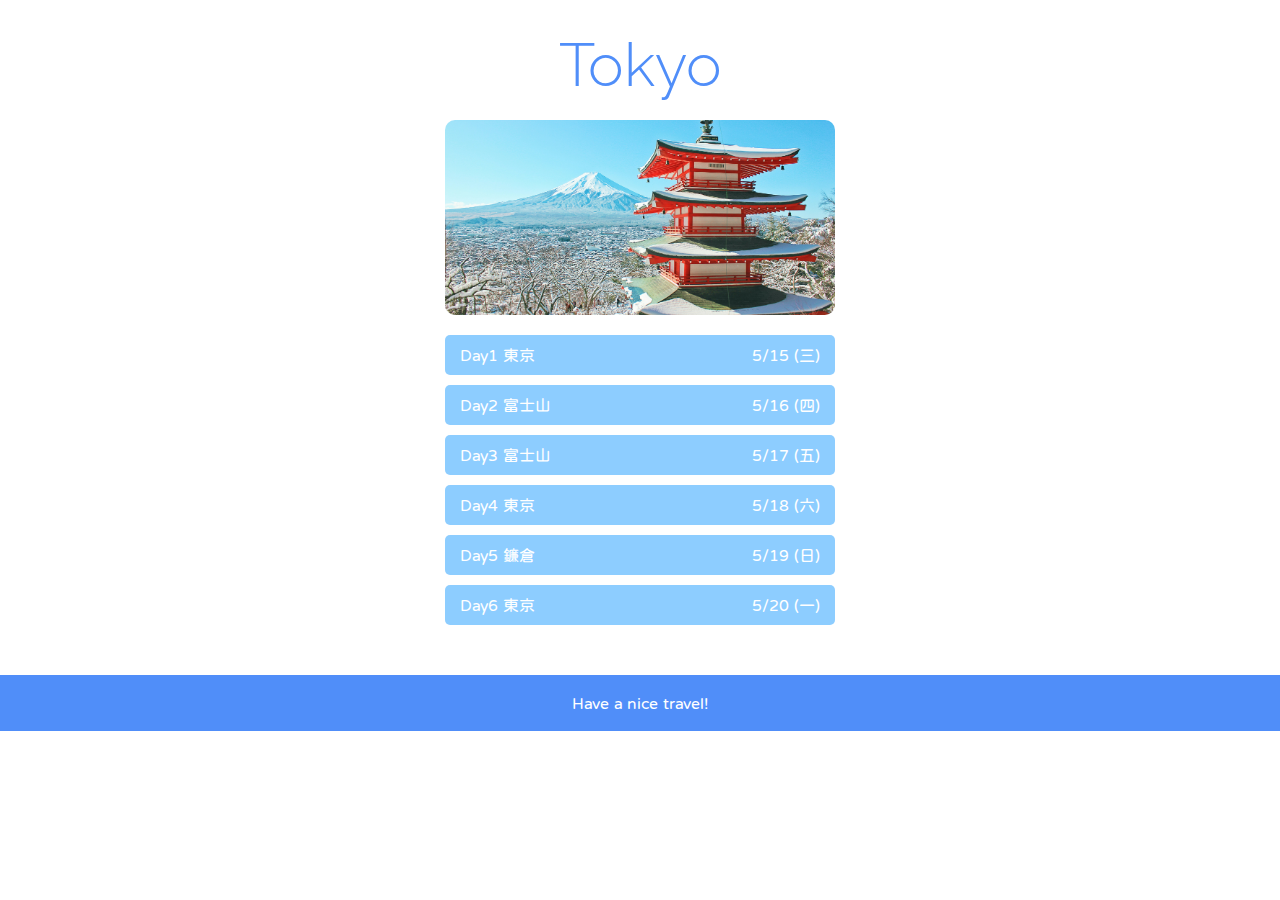
<file: index.html>
<!DOCTYPE html>
<html lang="en">
  <head>
    <meta charset="UTF-8" />
    <meta name="viewport" content="width=device-width, initial-scale=1, shrink-to-fit=no" />

    <!-- fb-share -->
    <meta property="og:url" content="http://design-demo.sien.com.tw/newtest/index.html" />
    <meta property="og:type" content="website" />
    <meta property="og:title" content="東京自由行" />
    <meta property="og:description" content="東京自由行旅遊書" />
    <meta property="og:image" content="http://design-demo.sien.com.tw/newtest/img/08.jpg" />

    <!-- title -->
    <title>東京自由行</title>
    <link rel="shortcut icon" href="img/icon.png" type="image/x-icon" />
    <!-- font-link -->
    <link
      href="https://fonts.googleapis.com/css2?family=Noto+Sans+TC:wght@100;300;500;700&display=swap"
      rel="stylesheet"
    />

    <link
      href="https://fonts.googleapis.com/css2?family=Raleway:wght@100;300;500;700;900&display=swap"
      rel="stylesheet"
    />

    <!-- Css link -->
    <link rel="stylesheet" href="style/style.css" />
  </head>

  <body>
    <div class="innerWrap">
      <h1 class="home_title">Tokyo</h1>
      <div class="top_img">
        <img src="img/pic01.jpg" alt="" />
      </div>
      <div class="link">
        <a href="day01.html"><span>Day1 東京</span><span>5/15 (三)</span></a>
        <a href="day02.html"><span>Day2 富士山</span><span>5/16 (四)</span></a>
        <a href="day03.html"><span>Day3 富士山</span><span>5/17 (五)</span></a>
        <a href="day04.html"><span>Day4 東京</span><span>5/18 (六)</span></a>
        <a href="day05.html"><span>Day5 鐮倉</span><span>5/19 (日)</span></a>
        <a href="day06.html"><span>Day6 東京</span><span>5/20 (一)</span></a>
      </div>
    </div>

    <footer>Have a nice travel!</footer>

    <!-- js link -->
    <script type="text/javascript" src="js/jquery-3.5.1.min.js"></script>

    <!-- scrollBar -->
    <script type="text/javascript" src="js/jquery-1.11.0.min.js"></script>

    <script type="text/javascript" src="js/javascript.js"></script>
  </body>
</html>
</file>
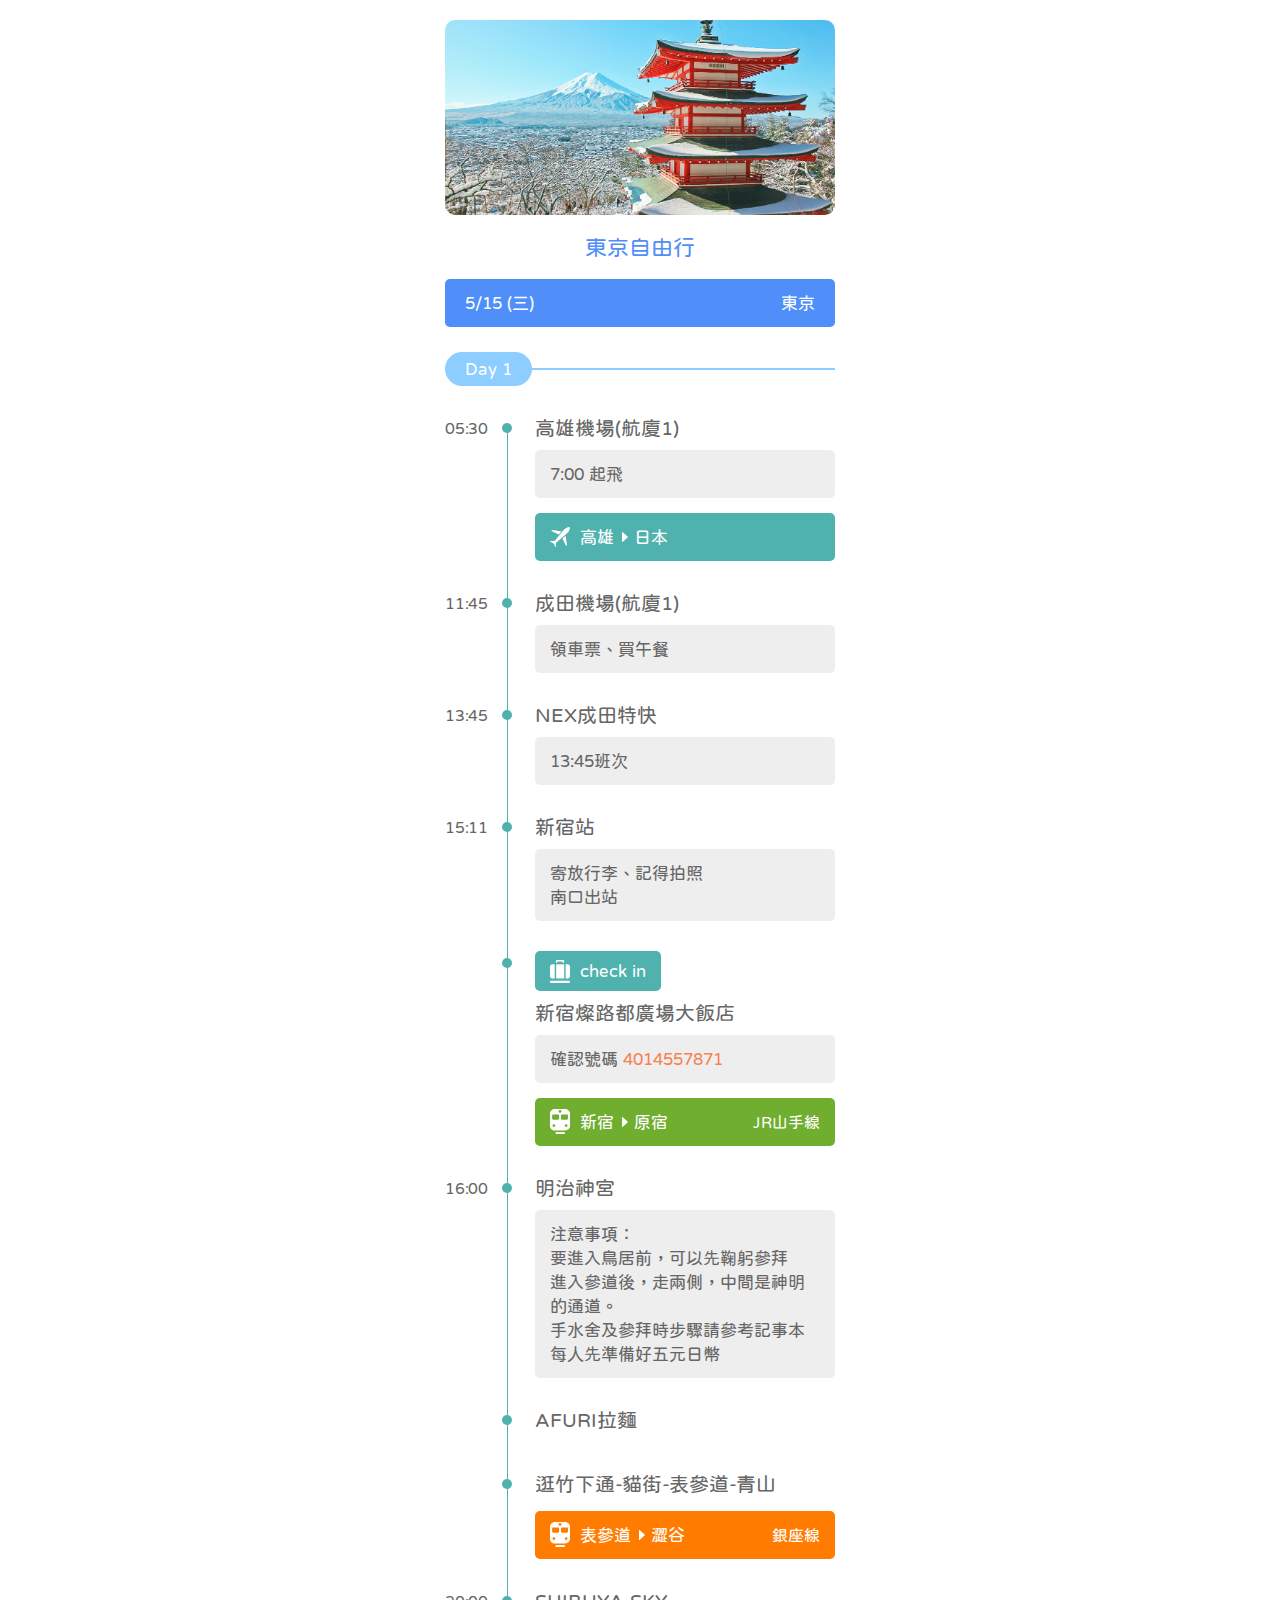
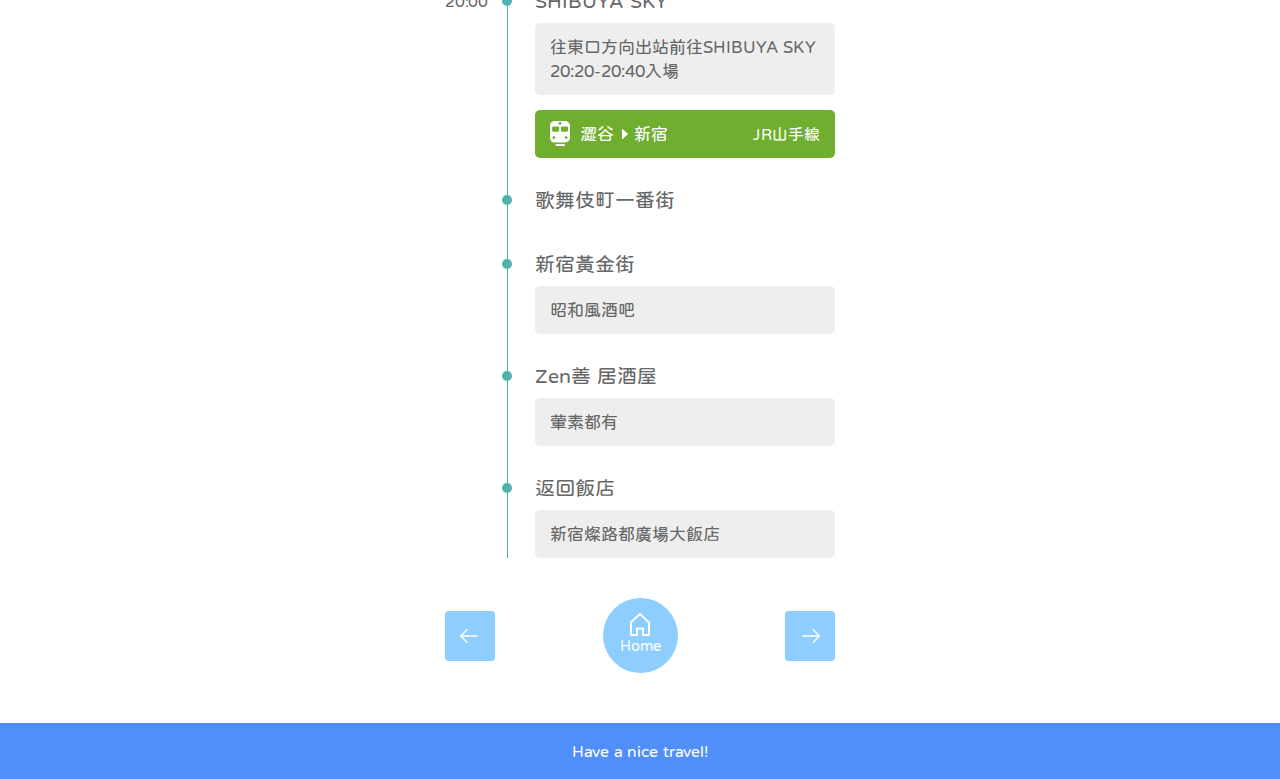
<file: day01.html>
<!DOCTYPE html>
<html lang="en">
  <head>
    <meta charset="UTF-8" />
    <meta name="viewport" content="width=device-width, initial-scale=1, shrink-to-fit=no" />

    <!-- fb-share -->
    <meta property="og:url" content="http://design-demo.sien.com.tw/newtest/index.html" />
    <meta property="og:type" content="website" />
    <meta property="og:title" content="東京自由行" />
    <meta property="og:description" content="東京自由行旅遊書" />
    <meta property="og:image" content="http://design-demo.sien.com.tw/newtest/img/08.jpg" />

    <!-- title -->
    <title>東京自由行</title>
    <link rel="shortcut icon" href="img/icon.png" type="image/x-icon" />

    <!-- font-link -->
    <link
      href="https://fonts.googleapis.com/css2?family=Noto+Sans+TC:wght@100;300;500;700&display=swap"
      rel="stylesheet"
    />

    <!-- Css link -->
    <link rel="stylesheet" href="style/style.css" />
  </head>

  <body>
    <div class="innerWrap">
      <div class="top_img">
        <img src="img/pic01.jpg" alt="" />
      </div>
      <h1>東京自由行</h1>
      <div class="travel_title">
        <p>5/15 (三)</p>
        <p>東京</p>
      </div>
      <div class="day">
        <h5>Day 1</h5>
      </div>
      <div class="timeline day01"></div>

      <div class="bottom_btn">
        <a href="day06.html" class="last_btn"></a>

        <a href="index.html" class="home_btn"></a>
        <a href="day02.html" class="next_btn"></a>
      </div>
    </div>

    <footer>Have a nice travel!</footer>

    <!-- js link -->
    <script type="text/javascript" src="js/jquery-3.5.1.min.js"></script>

    <!-- scrollBar -->
    <script type="text/javascript" src="js/jquery-1.11.0.min.js"></script>

    <script type="text/javascript" src="js/javascript.js"></script>
  </body>
</html>
</file>
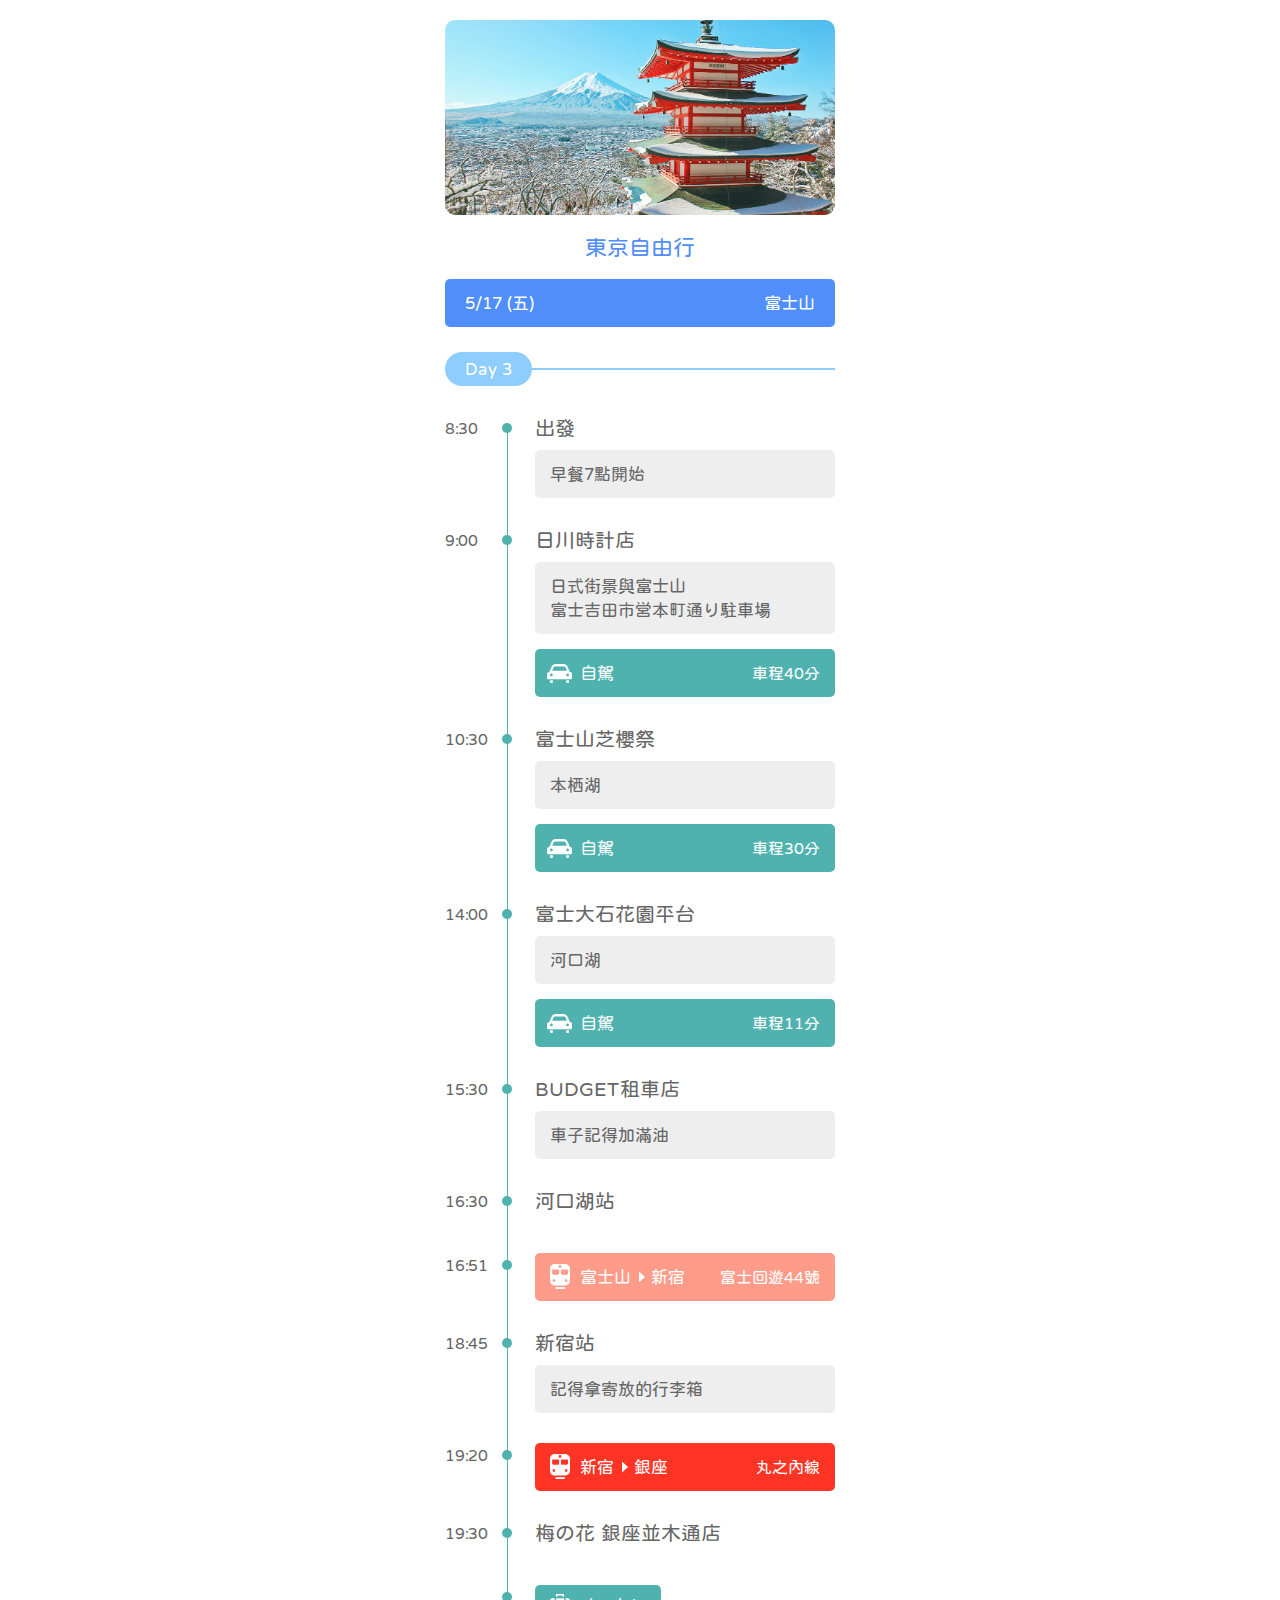
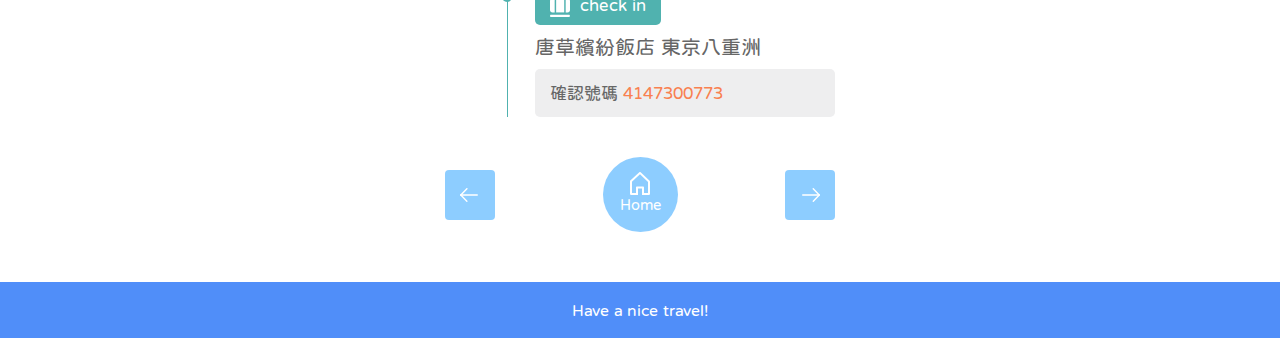
<file: day03.html>
<!DOCTYPE html>
<html lang="en">
  <head>
    <meta charset="UTF-8" />
    <meta name="viewport" content="width=device-width, initial-scale=1, shrink-to-fit=no" />

    <!-- fb-share -->
    <meta property="og:url" content="http://design-demo.sien.com.tw/newtest/index.html" />
    <meta property="og:type" content="website" />
    <meta property="og:title" content="東京自由行" />
    <meta property="og:description" content="東京自由行旅遊書" />
    <meta property="og:image" content="http://design-demo.sien.com.tw/newtest/img/08.jpg" />

    <!-- title -->
    <title>東京自由行</title>
    <link rel="shortcut icon" href="img/icon.png" type="image/x-icon" />
    <!-- font-link -->
    <link
      href="https://fonts.googleapis.com/css2?family=Noto+Sans+TC:wght@100;300;500;700&display=swap"
      rel="stylesheet"
    />

    <!-- Css link -->
    <link rel="stylesheet" href="style/style.css" />
  </head>

  <body>
    <div class="innerWrap">
      <div class="top_img">
        <img src="img/pic01.jpg" alt="" />
      </div>
      <h1>東京自由行</h1>
      <div class="travel_title">
        <p>5/17 (五)</p>
        <p>富士山</p>
      </div>
      <div class="day">
        <h5>Day 3</h5>
      </div>
      <div class="timeline day03"></div>
      <div class="bottom_btn">
        <a href="day02.html" class="last_btn"></a>

        <a href="index.html" class="home_btn"></a>
        <a href="day04.html" class="next_btn"></a>
      </div>
    </div>

    <footer>Have a nice travel!</footer>

    <!-- js link -->
    <script type="text/javascript" src="js/jquery-3.5.1.min.js"></script>

    <!-- scrollBar -->
    <script type="text/javascript" src="js/jquery-1.11.0.min.js"></script>

    <script type="text/javascript" src="js/javascript.js"></script>
  </body>
</html>
</file>
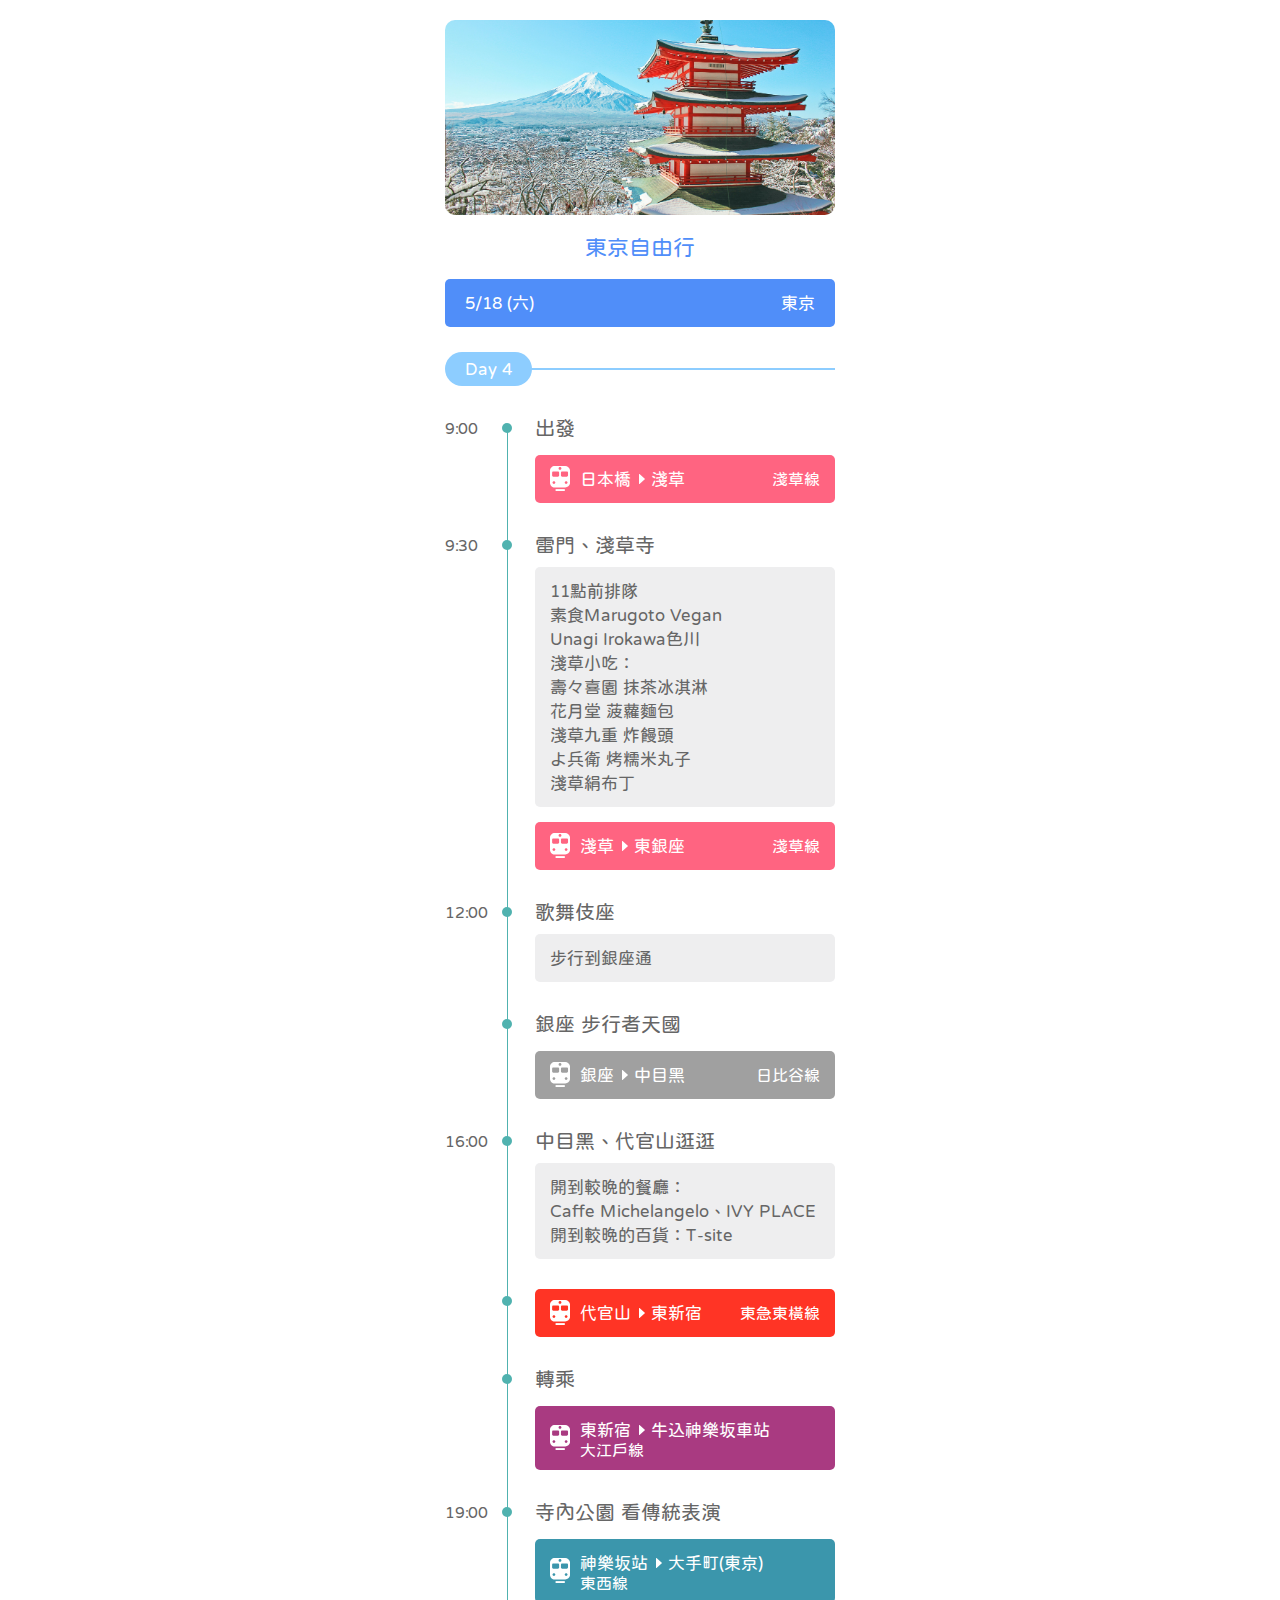
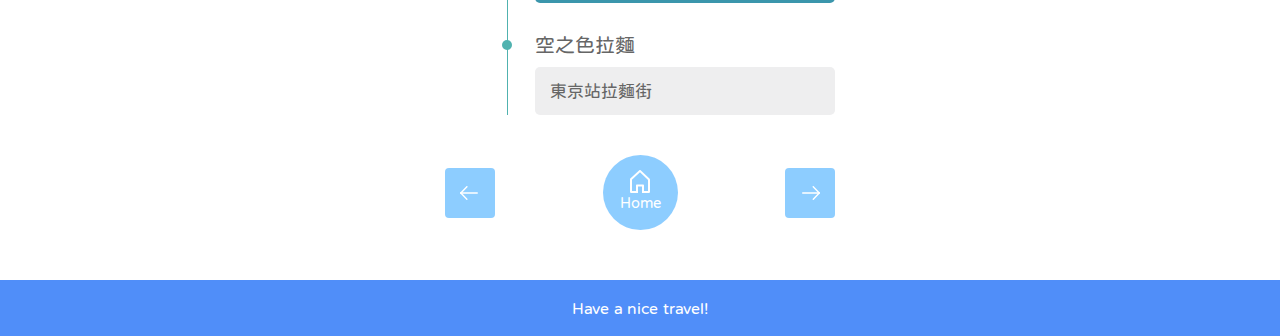
<file: day04.html>
<!DOCTYPE html>
<html lang="en">
  <head>
    <meta charset="UTF-8" />
    <meta name="viewport" content="width=device-width, initial-scale=1, shrink-to-fit=no" />

    <!-- fb-share -->
    <meta property="og:url" content="http://design-demo.sien.com.tw/newtest/index.html" />
    <meta property="og:type" content="website" />
    <meta property="og:title" content="東京自由行" />
    <meta property="og:description" content="東京自由行旅遊書" />
    <meta property="og:image" content="http://design-demo.sien.com.tw/newtest/img/08.jpg" />

    <!-- title -->
    <title>東京自由行</title>
    <link rel="shortcut icon" href="img/icon.png" type="image/x-icon" />
    <!-- font-link -->
    <link
      href="https://fonts.googleapis.com/css2?family=Noto+Sans+TC:wght@100;300;500;700&display=swap"
      rel="stylesheet"
    />

    <!-- Css link -->
    <link rel="stylesheet" href="style/style.css" />
  </head>

  <body>
    <div class="innerWrap">
      <div class="top_img">
        <img src="img/pic01.jpg" alt="" />
      </div>
      <h1>東京自由行</h1>
      <div class="travel_title">
        <p>5/18 (六)</p>
        <p>東京</p>
      </div>
      <div class="day">
        <h5>Day 4</h5>
      </div>
      <div class="timeline day04"></div>
      <div class="bottom_btn">
        <a href="day03.html" class="last_btn"></a>

        <a href="index.html" class="home_btn"></a>
        <a href="day05.html" class="next_btn"></a>
      </div>
    </div>

    <footer>Have a nice travel!</footer>

    <!-- js link -->
    <script type="text/javascript" src="js/jquery-3.5.1.min.js"></script>

    <!-- scrollBar -->
    <script type="text/javascript" src="js/jquery-1.11.0.min.js"></script>

    <script type="text/javascript" src="js/javascript.js"></script>
  </body>
</html>
</file>
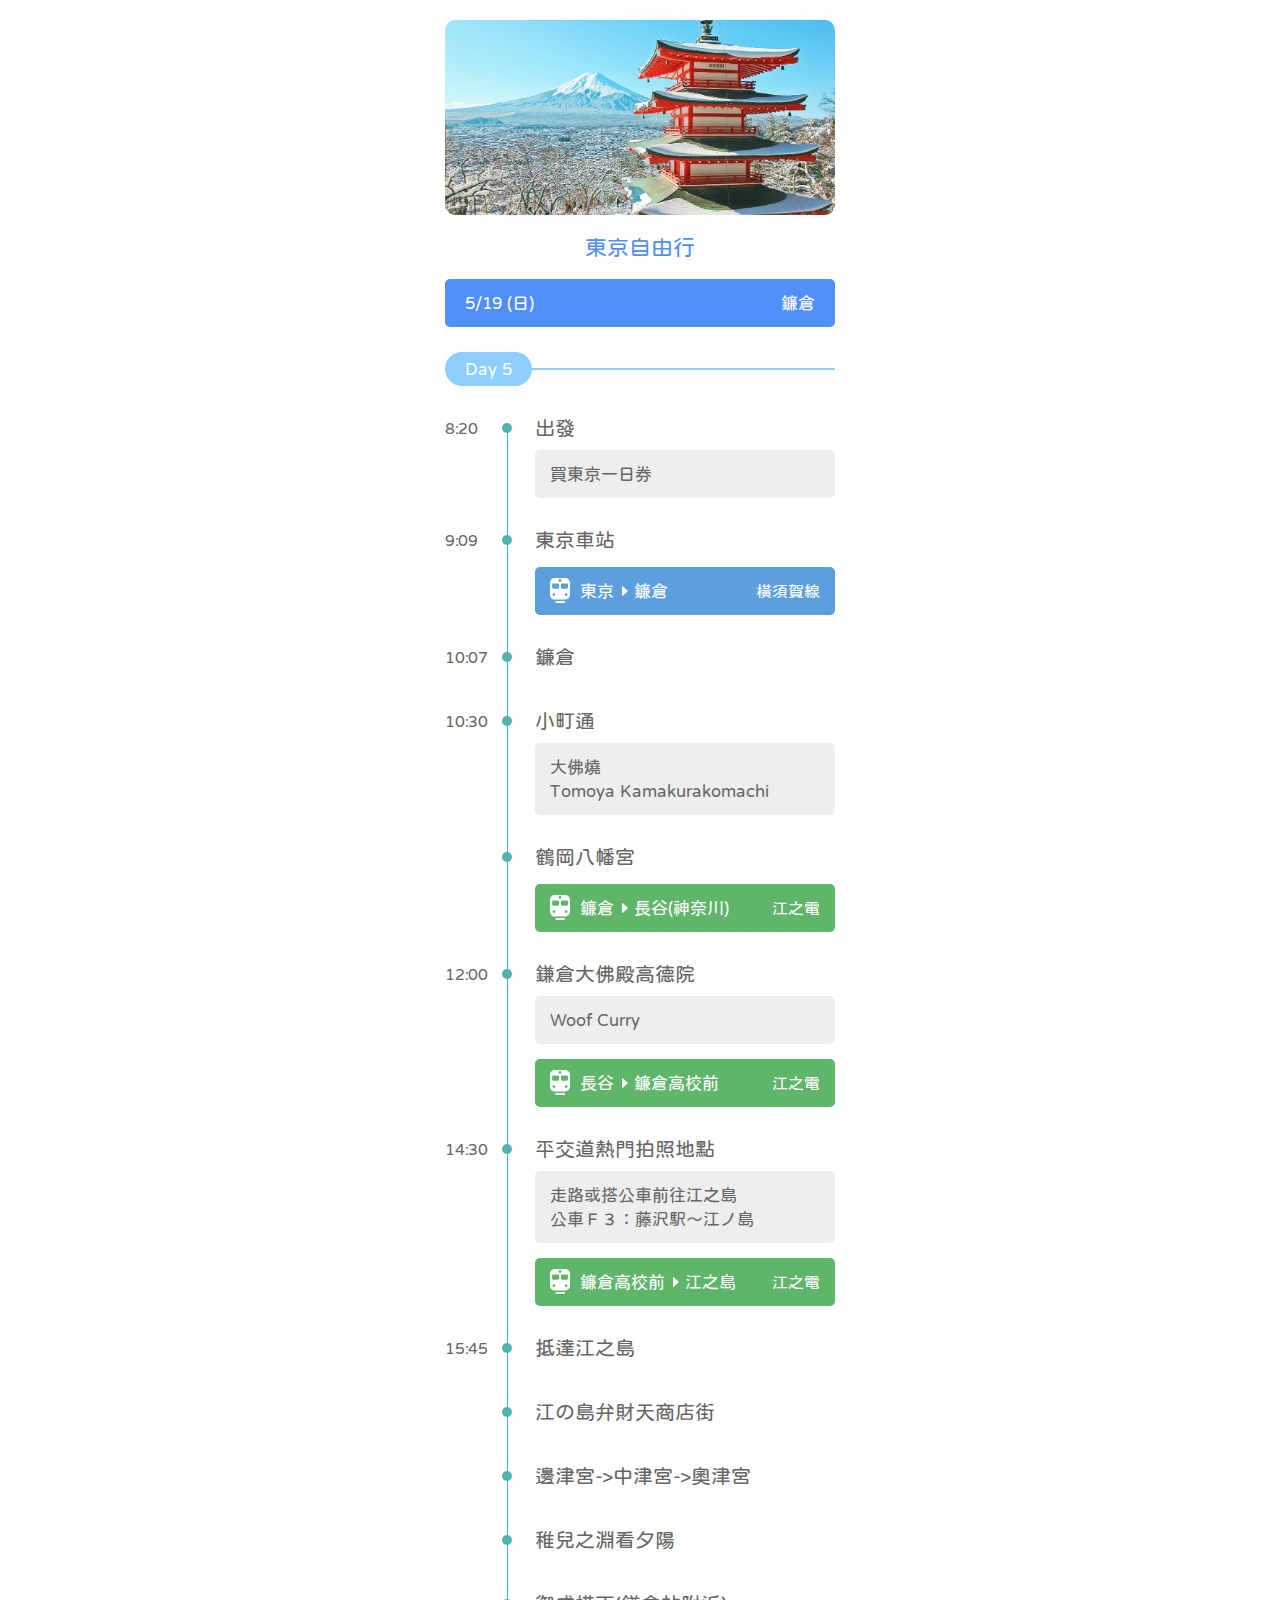
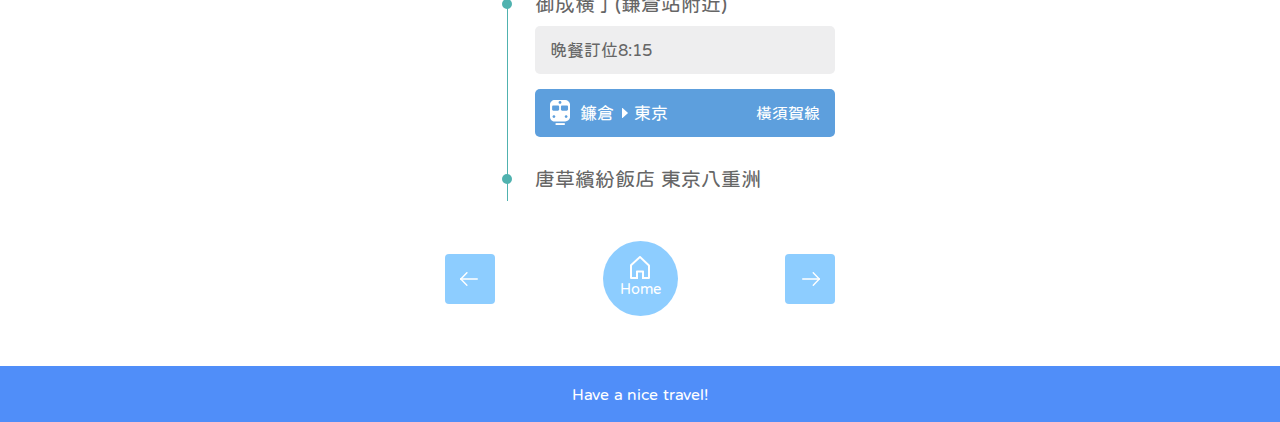
<file: day05.html>
<!DOCTYPE html>
<html lang="en">
  <head>
    <meta charset="UTF-8" />
    <meta name="viewport" content="width=device-width, initial-scale=1, shrink-to-fit=no" />

    <!-- fb-share -->
    <meta property="og:url" content="http://design-demo.sien.com.tw/newtest/index.html" />
    <meta property="og:type" content="website" />
    <meta property="og:title" content="東京自由行" />
    <meta property="og:description" content="東京自由行旅遊書" />
    <meta property="og:image" content="http://design-demo.sien.com.tw/newtest/img/08.jpg" />

    <!-- title -->
    <title>東京自由行</title>
    <link rel="shortcut icon" href="img/icon.png" type="image/x-icon" />
    <!-- font-link -->
    <link
      href="https://fonts.googleapis.com/css2?family=Noto+Sans+TC:wght@100;300;500;700&display=swap"
      rel="stylesheet"
    />

    <!-- Css link -->
    <link rel="stylesheet" href="style/style.css" />
  </head>

  <body>
    <div class="innerWrap">
      <div class="top_img">
        <img src="img/pic01.jpg" alt="" />
      </div>
      <h1>東京自由行</h1>
      <div class="travel_title">
        <p>5/19 (日)</p>
        <p>鐮倉</p>
      </div>
      <div class="day">
        <h5>Day 5</h5>
      </div>
      <div class="timeline day05"></div>
      <div class="bottom_btn">
        <a href="day04.html" class="last_btn"></a>

        <a href="index.html" class="home_btn"></a>
        <a href="day06.html" class="next_btn"></a>
      </div>
    </div>

    <footer>Have a nice travel!</footer>

    <!-- js link -->
    <script type="text/javascript" src="js/jquery-3.5.1.min.js"></script>

    <!-- scrollBar -->
    <script type="text/javascript" src="js/jquery-1.11.0.min.js"></script>

    <script type="text/javascript" src="js/javascript.js"></script>
  </body>
</html>
</file>
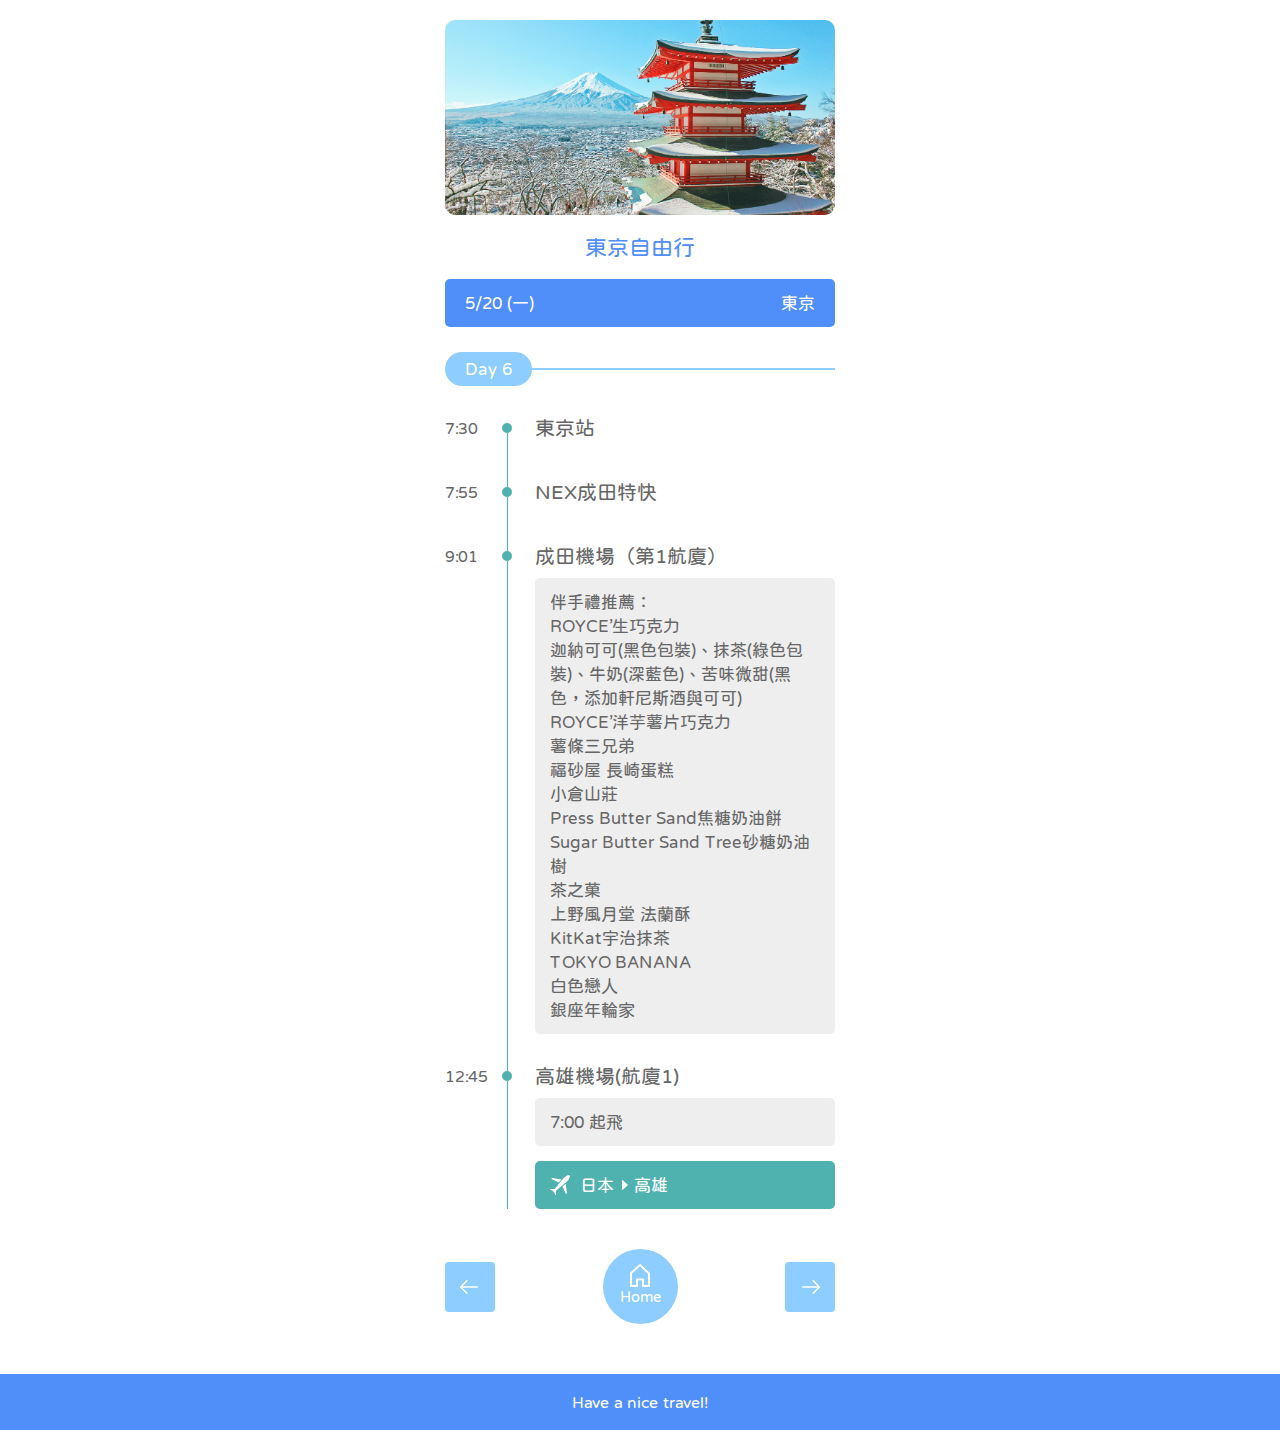
<file: day06.html>
<!DOCTYPE html>
<html lang="en">
  <head>
    <meta charset="UTF-8" />
    <meta name="viewport" content="width=device-width, initial-scale=1, shrink-to-fit=no" />

    <!-- fb-share -->
    <meta property="og:url" content="http://design-demo.sien.com.tw/newtest/index.html" />
    <meta property="og:type" content="website" />
    <meta property="og:title" content="東京自由行" />
    <meta property="og:description" content="東京自由行旅遊書" />
    <meta property="og:image" content="http://design-demo.sien.com.tw/newtest/img/08.jpg" />

    <!-- title -->
    <title>東京自由行</title>
    <link rel="shortcut icon" href="img/icon.png" type="image/x-icon" />
    <!-- font-link -->
    <link
      href="https://fonts.googleapis.com/css2?family=Noto+Sans+TC:wght@100;300;500;700&display=swap"
      rel="stylesheet"
    />

    <!-- Css link -->
    <link rel="stylesheet" href="style/style.css" />
  </head>

  <body>
    <div class="innerWrap">
      <div class="top_img">
        <img src="img/pic01.jpg" alt="" />
      </div>
      <h1>東京自由行</h1>
      <div class="travel_title">
        <p>5/20 (一)</p>
        <p>東京</p>
      </div>
      <div class="day">
        <h5>Day 6</h5>
      </div>
      <div class="timeline day06"></div>
      <div class="bottom_btn">
        <a href="day05.html" class="last_btn"></a>

        <a href="index.html" class="home_btn"></a>
        <a href="day01.html" class="next_btn"></a>
      </div>
    </div>

    <footer>Have a nice travel!</footer>

    <!-- js link -->
    <script type="text/javascript" src="js/jquery-3.5.1.min.js"></script>

    <!-- scrollBar -->
    <script type="text/javascript" src="js/jquery-1.11.0.min.js"></script>

    <script type="text/javascript" src="js/javascript.js"></script>
  </body>
</html>
</file>
<file: style/style.css>
@font-face {
  font-family: "openhuninn";
  src: url("../font/openhuninn.woff") format("woff"), url("../font/openhuninn.ttf") format("truetype");
}
@font-face {
  font-family: "GenSenMaru";
  src: url("../font/GenSenMaru.woff") format("woff"), url("../font/GenSenMaru.ttf") format("truetype");
}
* {
  font-family: "openhuninn", "GenSenMaru", "Noto Sans TC", sans-serif;
  font-weight: 300;
  -webkit-box-sizing: border-box;
          box-sizing: border-box;
}

.checkIn, .transportation, .timeline_info h5, .link a {
  padding: 12px 15px;
  border-radius: 5px;
}

h1,
h2,
h3,
h4,
h5,
h6,
p {
  margin: 0;
  padding: 0;
  font-size: 17px;
  color: #666;
  line-height: 24px;
}

html,
body {
  width: 100%;
  padding: 0;
  margin: 0;
}

.innerWrap {
  width: 390px;
  margin: 0 auto;
}

a {
  text-decoration: none;
  display: inline-block;
}

a img,
div img {
  width: 100%;
  vertical-align: middle;
}

div {
  -webkit-box-sizing: border-box;
          box-sizing: border-box;
  /*display: inline-block;*/
}

footer {
  width: 100%;
  padding: 20px;
  text-align: center;
  background-color: #508ef9;
  color: #fff;
  display: -webkit-box;
  display: -ms-flexbox;
  display: flex;
  -webkit-box-pack: center;
      -ms-flex-pack: center;
          justify-content: center;
  -webkit-box-align: center;
      -ms-flex-align: center;
          align-items: center;
  margin-top: 50px;
}

.link {
  display: -webkit-box;
  display: -ms-flexbox;
  display: flex;
  -webkit-box-orient: vertical;
  -webkit-box-direction: normal;
      -ms-flex-direction: column;
          flex-direction: column;
  -webkit-box-align: center;
      -ms-flex-align: center;
          align-items: center;
}
.link a {
  display: -webkit-box;
  display: -ms-flexbox;
  display: flex;
  -webkit-box-pack: justify;
      -ms-flex-pack: justify;
          justify-content: space-between;
  width: 100%;
  text-align: center;
  background-color: #8dcdff;
  color: #fff;
}
.link a + a {
  margin-top: 10px;
}

.top_img {
  padding-top: 50%;
  position: relative;
  overflow: hidden;
  border-radius: 10px;
  margin-top: 20px;
  margin-bottom: 20px;
}

.top_img img {
  position: absolute;
  top: 0;
  left: 0;
  width: 100%;
  height: 100%;
  -o-object-fit: cover;
     object-fit: cover;
}

h1 {
  color: #508ef9;
  margin-bottom: 20px;
  text-align: center;
  font-size: 22px;
}

h1.home_title {
  margin-top: 30px;
  font-family: "Raleway";
  font-size: 60px;
  line-height: initial;
  color: #508ef9;
}

.day {
  position: relative;
}
.day h5 {
  display: inline-block;
  border-radius: 999em;
  padding: 5px 20px;
  background-color: #8dcdff;
  color: #fff;
}
.day::before {
  content: "";
  height: 2px;
  width: calc(100% - 85px);
  background-color: #8dcdff;
  position: absolute;
  right: 0;
  top: 50%;
  -webkit-transform: translateY(-50%);
          transform: translateY(-50%);
}

.travel_title {
  padding: 12px 20px;
  border-radius: 5px;
  margin-bottom: 25px;
  background-color: #508ef9;
  display: -webkit-box;
  display: -ms-flexbox;
  display: flex;
  -webkit-box-pack: justify;
      -ms-flex-pack: justify;
          justify-content: space-between;
}
.travel_title p {
  color: #fff;
}

.timeline {
  margin-top: 30px;
  position: relative;
}
.timeline::before {
  content: "";
  width: 1px;
  height: calc(100% - 10px);
  background-color: #50b2af;
  position: absolute;
  left: 62px;
  top: 10px;
}

.timeline_item {
  display: -webkit-box;
  display: -ms-flexbox;
  display: flex;
  -webkit-box-align: start;
      -ms-flex-align: start;
          align-items: flex-start;
}
.timeline_item + .timeline_item {
  margin-top: 30px;
}

.timeline_time {
  font-size: 16px;
  width: 60px;
  position: relative;
}
.timeline_time::before {
  content: "";
  width: 10px;
  height: 10px;
  border-radius: 999em;
  background-color: #50b2af;
  position: absolute;
  right: -7px;
  top: 50%;
  -webkit-transform: translateY(-50%);
          transform: translateY(-50%);
}

.no_time {
  opacity: 0;
}

.timeline_info {
  width: calc(100% - 90px);
  margin-left: 30px;
}
.timeline_info h3 {
  font-size: 20px;
  margin-bottom: 10px;
}
.timeline_info h5 {
  background-color: #eeeeef;
}
.timeline_info h5 span {
  color: #f98050;
  margin: 0 5px;
}

h3 + .transportation,
h5 + .transportation {
  margin-top: 15px;
}

.transportation {
  display: -webkit-box;
  display: -ms-flexbox;
  display: flex;
  -ms-flex-wrap: wrap;
      flex-wrap: wrap;
  -webkit-box-align: center;
      -ms-flex-align: center;
          align-items: center;
  -webkit-box-pack: justify;
      -ms-flex-pack: justify;
          justify-content: space-between;
  padding-left: 45px;
}
.transportation > div {
  display: -webkit-box;
  display: -ms-flexbox;
  display: flex;
  margin-right: 15px;
}
.transportation span {
  color: #fff;
}
.transportation p {
  color: #fff;
}
.transportation p + p {
  margin-left: 20px;
  position: relative;
}
.transportation p + p::before {
  content: "";
  width: 6px;
  height: 10px;
  background: url("../img/travel_arrow.svg") no-repeat;
  position: absolute;
  left: -12px;
  top: 50%;
  -webkit-transform: translateY(-50%);
          transform: translateY(-50%);
}

.transportation.airplane {
  background: url("../img/travel_airplane.svg") no-repeat, #50b2af;
  background-size: 20px;
  background-position: 15px center;
}

.transportation.mrt {
  background: url("../img/travel_mrt.svg") no-repeat, #6fae2f;
  background-size: 20px;
  background-position: 15px center;
}

.transportation.fuji {
  background: url("../img/travel_mrt.svg") no-repeat, #ff9b89;
  background-size: 20px;
  background-position: 15px center;
}

.transportation.car {
  background: url("../img/travel_car.svg") no-repeat, #50b2af;
  background-size: 25px;
  background-position: 12px center;
}

.transportation.maru {
  background: url("../img/travel_mrt.svg") no-repeat, #ff3425;
  background-size: 20px;
  background-position: 15px center;
}

.transportation.asakusa {
  background: url("../img/travel_mrt.svg") no-repeat, #ff6481;
  background-size: 20px;
  background-position: 15px center;
}

.transportation.hibiya {
  background: url("../img/travel_mrt.svg") no-repeat, #a0a0a0;
  background-size: 20px;
  background-position: 15px center;
}

.transportation.ginza {
  background: url("../img/travel_mrt.svg") no-repeat, #ff7c01;
  background-size: 20px;
  background-position: 15px center;
}

.transportation.yokosuka {
  background: url("../img/travel_mrt.svg") no-repeat, #5d9fdd;
  background-size: 20px;
  background-position: 15px center;
}

.transportation.enoden {
  background: url("../img/travel_mrt.svg") no-repeat, #5fb569;
  background-size: 20px;
  background-position: 15px center;
}

.transportation.toyoko {
  background: url("../img/travel_mrt.svg") no-repeat, #ff3425;
  background-size: 20px;
  background-position: 15px center;
}

.transportation.oedo {
  background: url("../img/travel_mrt.svg") no-repeat, #a93a81;
  background-size: 20px;
  background-position: 15px center;
}

.transportation.tozai {
  background: url("../img/travel_mrt.svg") no-repeat, #3b96ac;
  background-size: 20px;
  background-position: 15px center;
}

.checkIn {
  background: url("../img/travel_luggage.svg") no-repeat, #50b2af;
  background-size: 20px;
  color: #fff;
  background-position: 15px center;
  margin-bottom: 10px;
  display: inline-block;
  padding: 8px 15px;
  padding-left: 45px;
}

.bottom_btn {
  display: -webkit-box;
  display: -ms-flexbox;
  display: flex;
  -webkit-box-pack: justify;
      -ms-flex-pack: justify;
          justify-content: space-between;
  -webkit-box-align: center;
      -ms-flex-align: center;
          align-items: center;
  margin-top: 40px;
}

.home_btn {
  width: 75px;
  height: 75px;
  margin: 0 20px;
  font-size: 15px;
  display: -webkit-box;
  display: -ms-flexbox;
  display: flex;
  -webkit-box-align: center;
      -ms-flex-align: center;
          align-items: center;
  -webkit-box-pack: center;
      -ms-flex-pack: center;
          justify-content: center;
  color: #fff;
  border-radius: 999em;
  background: url("../img/tokyo_home.svg") no-repeat, #8dcdff;
  background-size: 20px;
  background-position: center 15px;
  border: none;
}
.home_btn::before {
  content: "Home";
  position: relative;
  top: 10px;
}

.last_btn,
.next_btn {
  width: 50px;
  height: 50px;
  color: #fff;
  border: none;
  padding: 10px 15px;
  border-radius: 4px;
  text-align: center;
}

.last_btn {
  background: url("../img/tokyo_left.svg") no-repeat, #8dcdff;
  background-size: 18px;
  background-position: 15px center;
}

.next_btn {
  background: url("../img/tokyo_right.svg") no-repeat, #8dcdff;
  background-size: 18px;
  background-position: calc(100% - 15px) center;
}

@media screen and (max-width: 414px) {
  .innerWrap {
    width: 100%;
    padding-left: 12px;
    padding-right: 12px;
  }
}/*# sourceMappingURL=style.css.map */
</file>
